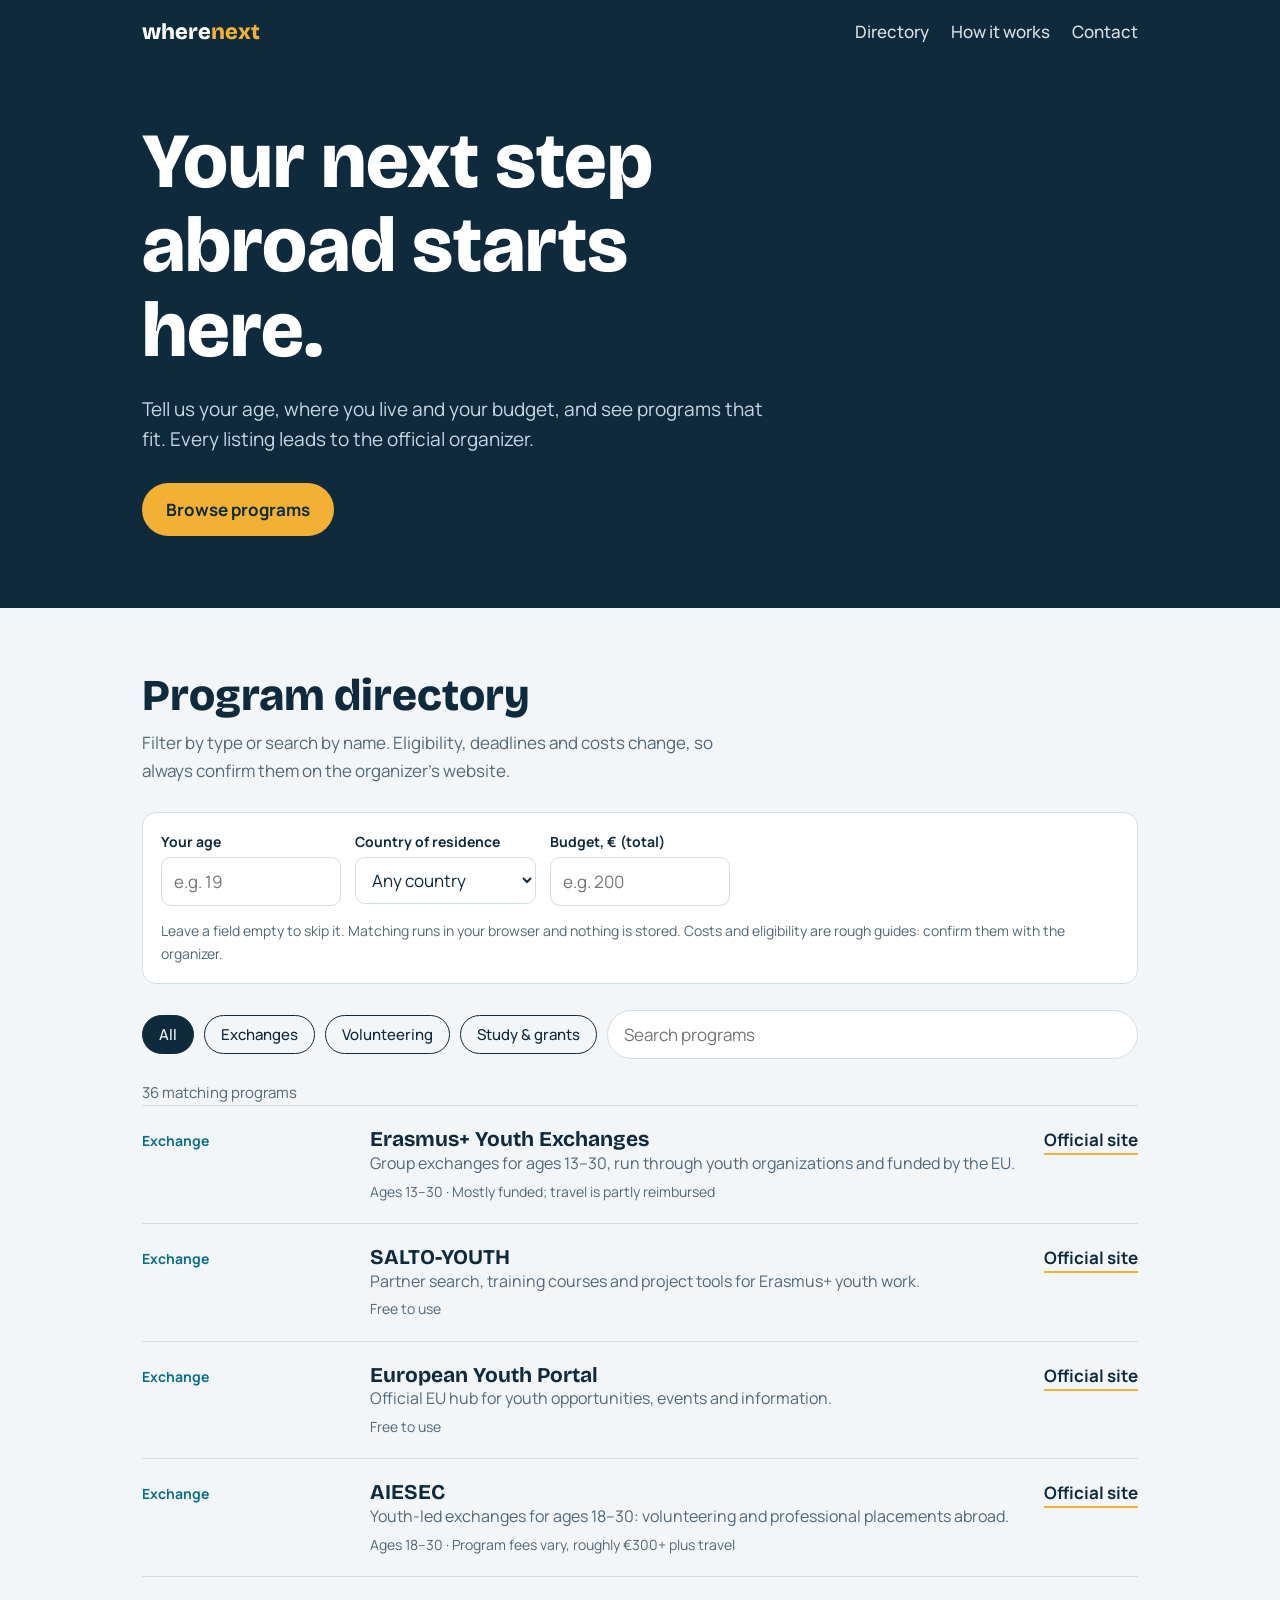
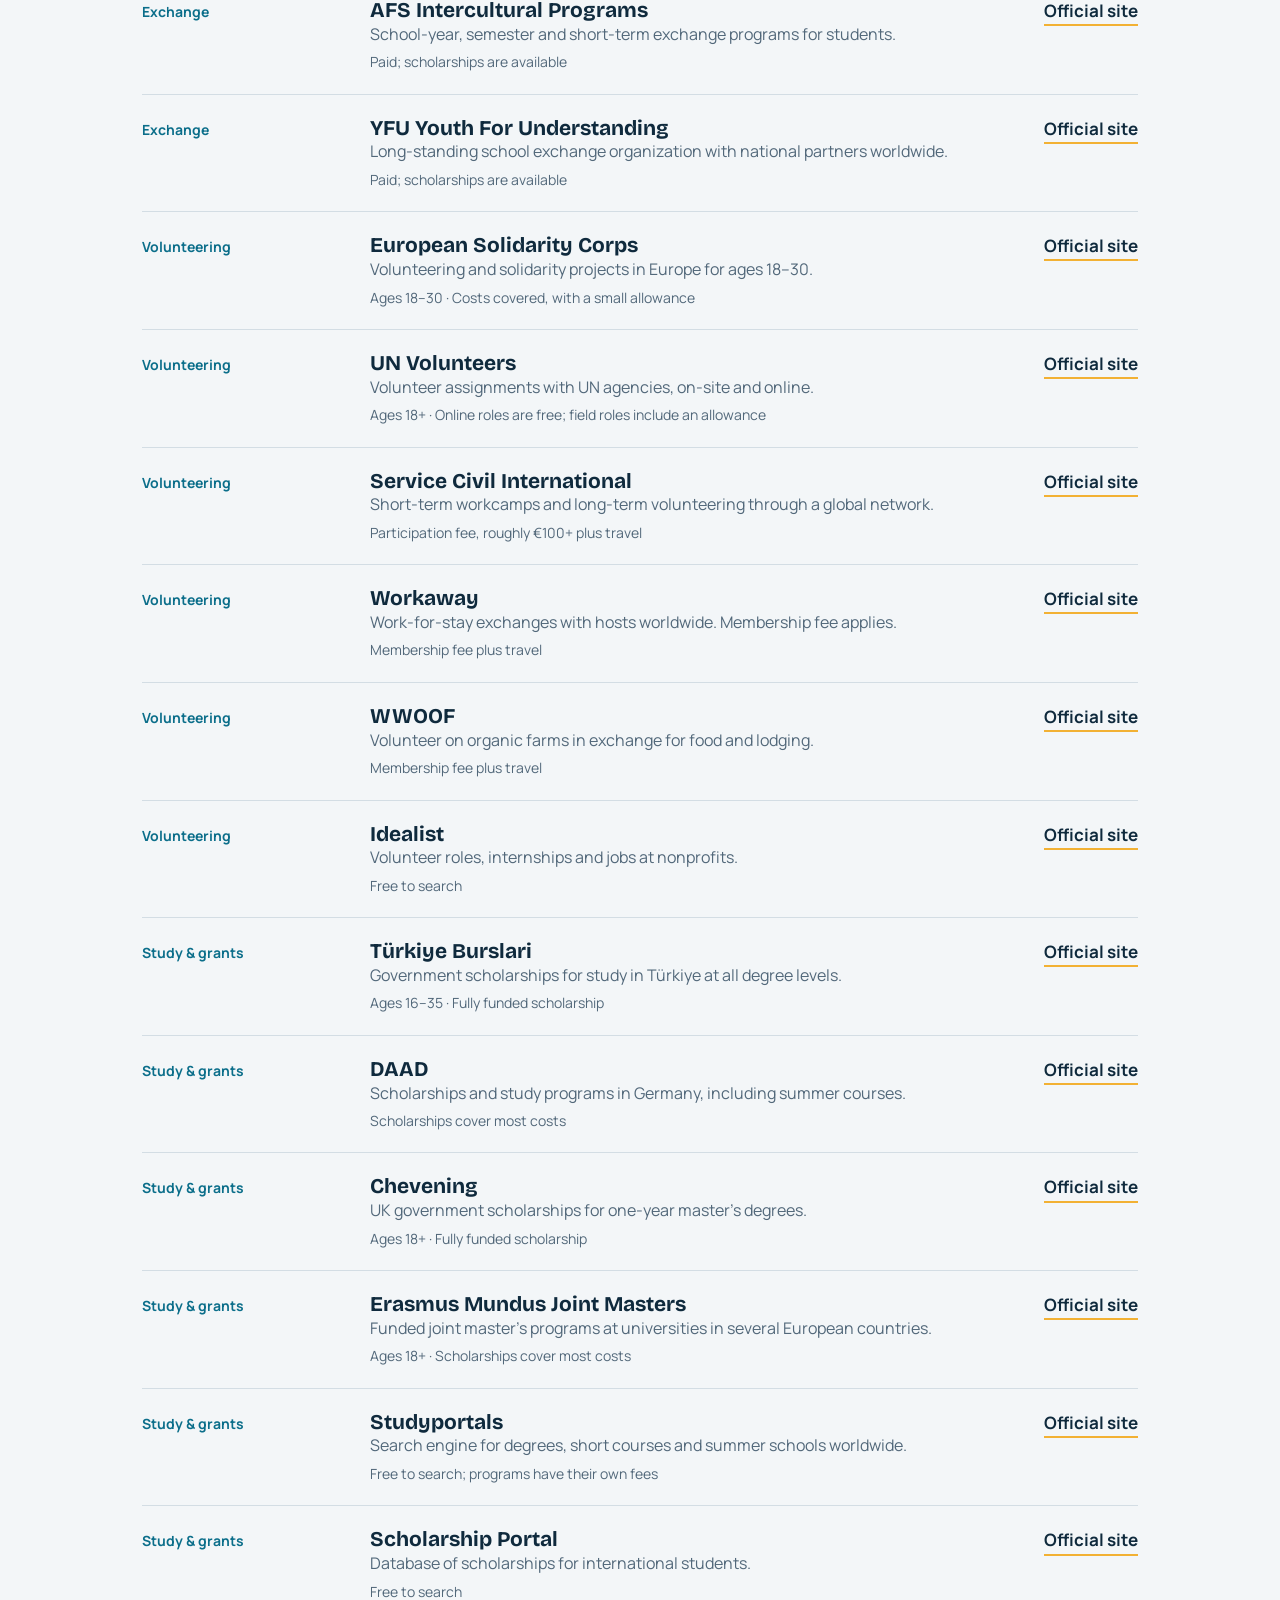
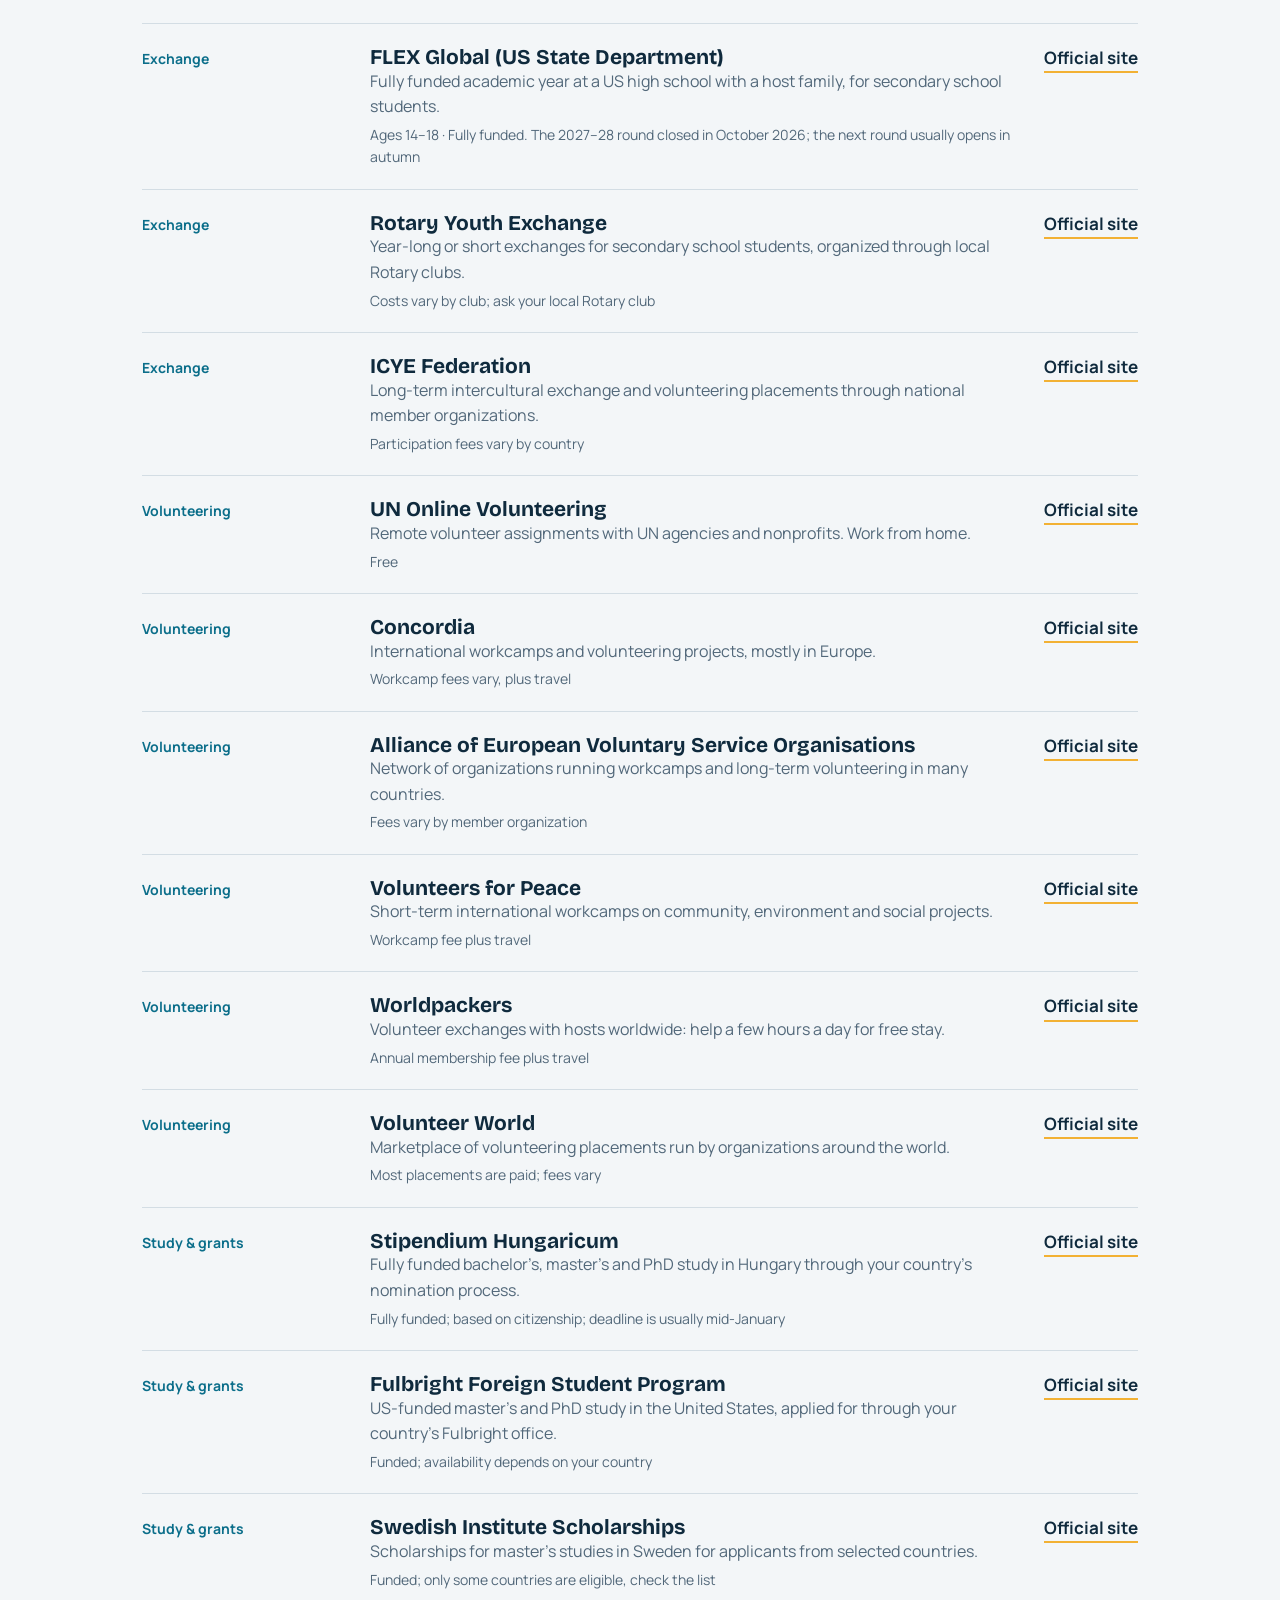
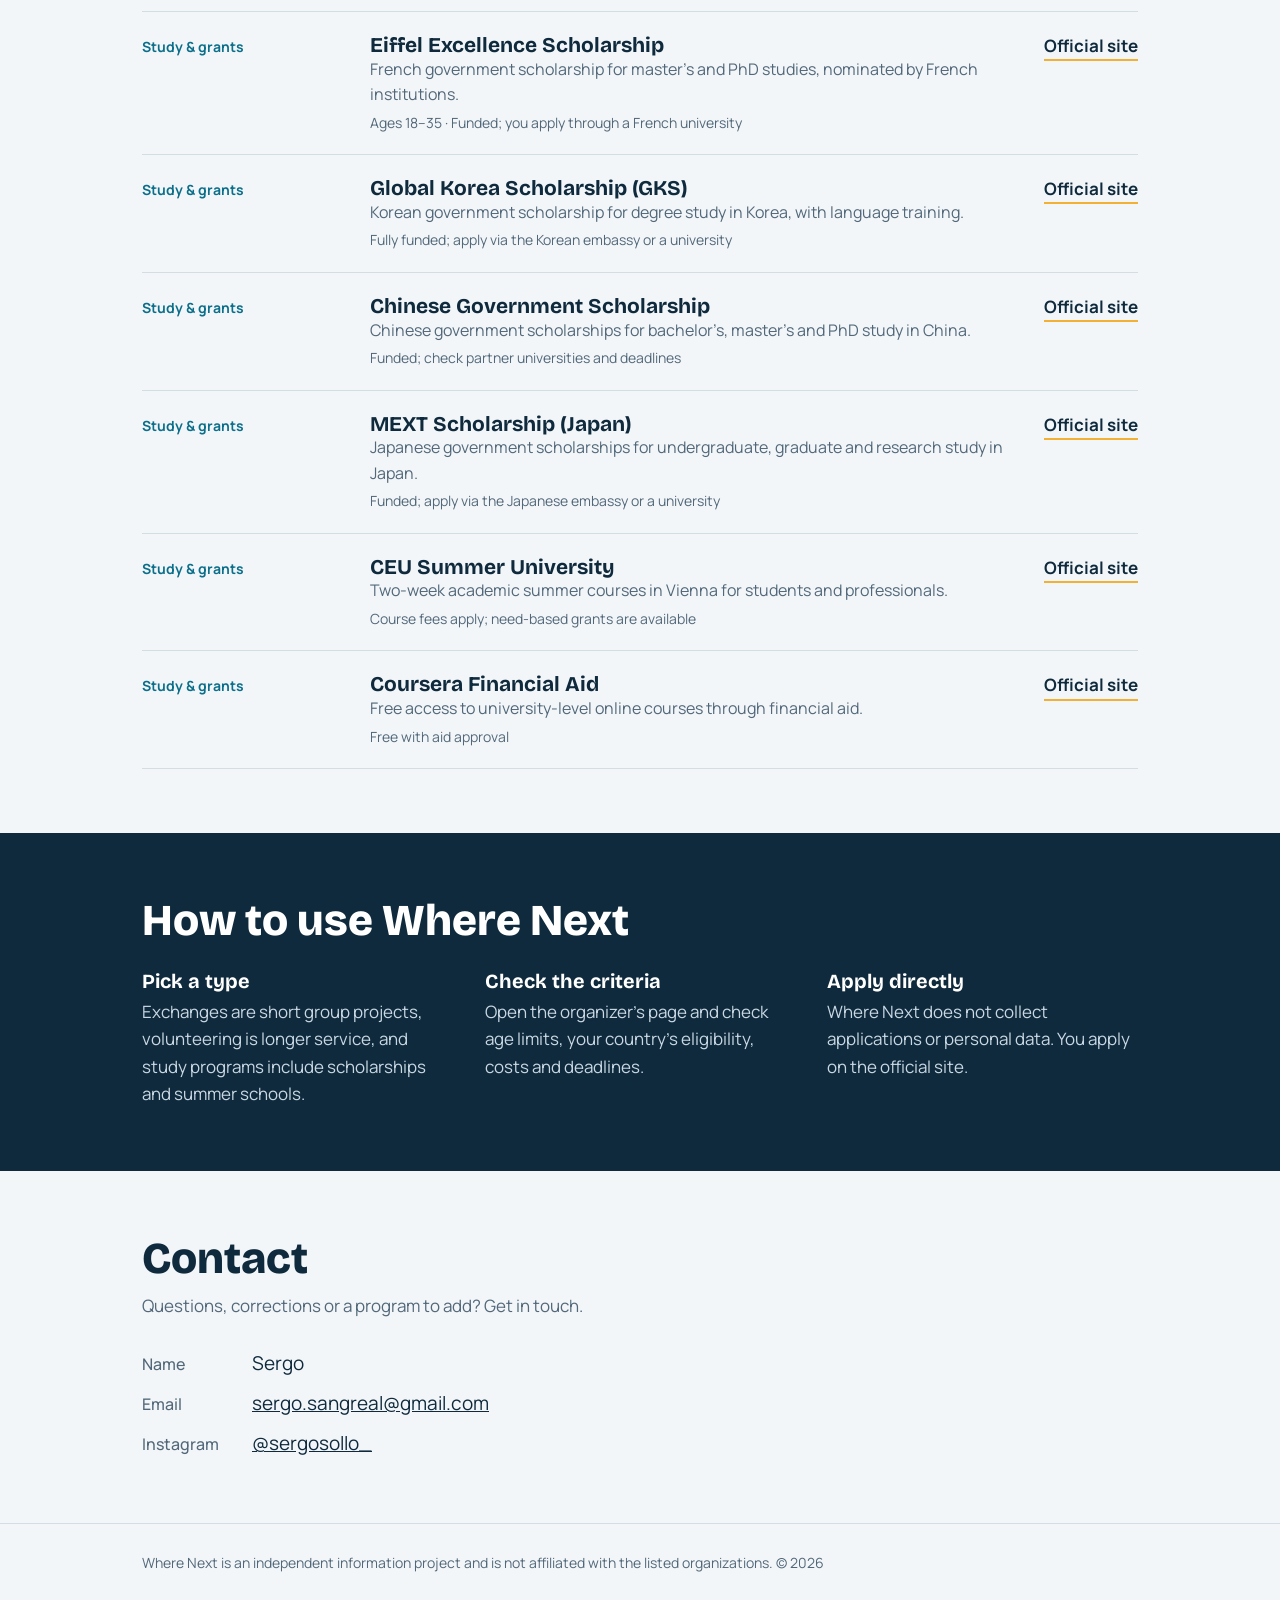
<file: index.html>
<!DOCTYPE html>
<html lang="en">
<head>
<meta charset="utf-8">
<meta name="viewport" content="width=device-width, initial-scale=1">
<title>Where Next — international exchanges, volunteering and study programs</title>
<meta name="description" content="A curated directory of international youth exchanges, volunteering programs, scholarships and summer schools, with links to official organizers.">
<meta property="og:title" content="Where Next — find your opportunity">
<meta property="og:description" content="Curated directory of international exchanges, volunteering and study programs.">
<meta property="og:type" content="website">
<meta name="theme-color" content="#0f2a3d">
<link rel="preconnect" href="https://fonts.googleapis.com">
<link rel="preconnect" href="https://fonts.gstatic.com" crossorigin>
<link href="https://fonts.googleapis.com/css2?family=Bricolage+Grotesque:wght@600;800&family=Manrope:wght@400;500;700&display=swap" rel="stylesheet">
<style>
:root{--ink:#0f2a3d;--paper:#f3f6f8;--line:#d3dde4;--blue:#0b6e8a;--sun:#f2b134;--muted:#52687a;--card:#fff}
*{box-sizing:border-box}
html{scroll-behavior:smooth}
body{margin:0;font:400 17px/1.6 Manrope,system-ui,sans-serif;color:var(--ink);background:var(--paper)}
a{color:inherit}
:focus-visible{outline:3px solid var(--sun);outline-offset:2px}
.wrap{max-width:1040px;margin:0 auto;padding:0 22px}
h1,h2,h3{font-family:'Bricolage Grotesque',Manrope,sans-serif;line-height:1.08;margin:0}
header{background:var(--ink);color:#fff}
nav{display:flex;justify-content:space-between;align-items:center;padding:18px 0}
.logo{font:800 22px 'Bricolage Grotesque',sans-serif;text-decoration:none}
.logo span{color:var(--sun)}
nav a.l{margin-left:22px;text-decoration:none;font-weight:500;opacity:.85}
nav a.l:hover{opacity:1}
.hero{padding:56px 0 72px}
.hero h1{font-size:clamp(40px,7vw,78px);font-weight:800;max-width:14ch}
.hero p{max-width:52ch;font-size:19px;color:#c9d8e3;margin:22px 0 28px}
.btn{display:inline-block;background:var(--sun);color:var(--ink);font-weight:700;padding:13px 24px;border-radius:999px;text-decoration:none}
.btn:hover{background:#ffc652}
section{padding:64px 0}
h2{font-size:clamp(28px,4vw,44px);font-weight:800;margin-bottom:10px}
.lead{color:var(--muted);max-width:60ch;margin:0 0 28px}
.tools{display:flex;flex-wrap:wrap;gap:10px;align-items:center;margin-bottom:22px}
.chip{font:500 15px Manrope,sans-serif;border:1.5px solid var(--ink);background:transparent;color:var(--ink);padding:8px 16px;border-radius:999px;cursor:pointer}
.chip[aria-pressed=true]{background:var(--ink);color:#fff}
#q{flex:1;min-width:200px;font:inherit;padding:10px 16px;border:1.5px solid var(--line);border-radius:999px;background:var(--card)}
.row{display:grid;grid-template-columns:200px 1fr auto;gap:8px 28px;align-items:baseline;padding:20px 0;border-top:1px solid var(--line)}
.row:last-child{border-bottom:1px solid var(--line)}
.row h3{font-size:21px}
.row p{margin:0;color:var(--muted);font-size:16px}
.tag{font-size:14px;font-weight:700;color:var(--blue)}
.go{font-weight:700;text-decoration:none;border-bottom:2px solid var(--sun);white-space:nowrap}
.go:hover{background:var(--sun)}
#count{font-size:15px;color:var(--muted)}
.note{background:var(--ink);color:#c9d8e3}
.note h2{color:#fff}
.steps{display:grid;grid-template-columns:repeat(auto-fit,minmax(240px,1fr));gap:32px;margin-top:26px}
.steps h3{font-size:20px;color:#fff;margin-bottom:6px}
.steps p{margin:0}
#contact ul{list-style:none;padding:0;margin:20px 0 0;display:grid;gap:10px}
#contact li{font-size:19px}
#contact b{display:inline-block;min-width:110px;color:var(--muted);font-weight:500;font-size:16px}
footer{padding:28px 0;color:var(--muted);font-size:14px;border-top:1px solid var(--line)}

.finder{display:grid;grid-template-columns:repeat(auto-fit,minmax(170px,1fr));gap:14px;background:var(--card);border:1.5px solid var(--line);border-radius:14px;padding:18px;margin-bottom:26px}
.finder label{display:block;font-size:14px;font-weight:700;margin-bottom:4px}
.finder input,.finder select{width:100%;font:inherit;padding:10px 12px;border:1.5px solid var(--line);border-radius:10px;background:#fff;color:var(--ink)}
.finder small{grid-column:1/-1;color:var(--muted);font-size:14px}
.meta{font-size:14px;color:var(--muted);margin-top:4px}
@media(max-width:720px){.row{grid-template-columns:1fr}.hero{padding:36px 0 52px}}
@media(prefers-reduced-motion:reduce){html{scroll-behavior:auto}}
</style>
</head>
<body>
<header>
<div class="wrap">
<nav aria-label="Main"><a class="logo" href="#top">where<span>next</span></a>
<div><a class="l" href="#directory">Directory</a><a class="l" href="#how">How it works</a><a class="l" href="#contact" id="navc">Contact</a></div></nav>
<div class="hero" id="top">
<h1>Your next step abroad starts here.</h1>
<p>Tell us your age, where you live and your budget, and see programs that fit. Every listing leads to the official organizer.</p>
<a class="btn" href="#directory">Browse programs</a>
</div>
</div>
</header>

<main>
<section id="directory">
<div class="wrap">
<h2>Program directory</h2>
<p class="lead">Filter by type or search by name. Eligibility, deadlines and costs change, so always confirm them on the organizer’s website.</p>
<div class="finder" role="group" aria-label="Personal match">
<div><label for="age">Your age</label><input id="age" type="number" min="10" max="99" inputmode="numeric" placeholder="e.g. 19"></div>
<div><label for="cty">Country of residence</label><select id="cty"><option value="">Any country</option><option>Armenia</option><option>Georgia</option><option>Kazakhstan</option><option>Kyrgyzstan</option><option>Moldova</option><option>Russia</option><option>Tajikistan</option><option>Türkiye</option><option>Ukraine</option><option>Uzbekistan</option><option>Another country</option></select></div>
<div><label for="bud">Budget, € (total)</label><input id="bud" type="number" min="0" step="10" inputmode="numeric" placeholder="e.g. 200"></div>
<small>Leave a field empty to skip it. Matching runs in your browser and nothing is stored. Costs and eligibility are rough guides: confirm them with the organizer.</small>
</div>
<div class="tools" role="group" aria-label="Filter by type">
<button class="chip" data-f="all" aria-pressed="true">All</button>
<button class="chip" data-f="exchange" aria-pressed="false">Exchanges</button>
<button class="chip" data-f="volunteer" aria-pressed="false">Volunteering</button>
<button class="chip" data-f="study" aria-pressed="false">Study &amp; grants</button>
<input id="q" type="search" placeholder="Search programs" aria-label="Search programs">
</div>
<div id="count" aria-live="polite"></div>
<div id="list"></div>
</div>
</section>

<section class="note" id="how">
<div class="wrap">
<h2>How to use Where Next</h2>
<div class="steps">
<div><h3>Pick a type</h3><p>Exchanges are short group projects, volunteering is longer service, and study programs include scholarships and summer schools.</p></div>
<div><h3>Check the criteria</h3><p>Open the organizer’s page and check age limits, your country’s eligibility, costs and deadlines.</p></div>
<div><h3>Apply directly</h3><p>Where Next does not collect applications or personal data. You apply on the official site.</p></div>
</div>
</div>
</section>

<section id="contact" hidden>
<div class="wrap">
<h2>Contact</h2>
<p class="lead">Questions, corrections or a program to add? Get in touch.</p>
<ul id="clist"></ul>
</div>
</section>
</main>

<footer><div class="wrap">Where Next is an independent information project and is not affiliated with the listed organizations. © <span id="y"></span></div></footer>

<script>
const CONTACT={name:"Sergo",email:"sergo.sangreal@gmail.com",instagram:"sergosollo_"};

const EU=["Armenia","Georgia","Kazakhstan","Kyrgyzstan","Moldova","Tajikistan","Türkiye","Ukraine","Uzbekistan"];
/* t=type, age=[min,max], c=eligible residence countries (omit = any), no=excluded, cost=approx. minimum out-of-pocket in EUR, ct=cost note */
const DATA=[
{t:"exchange",n:"Erasmus+ Youth Exchanges",d:"Group exchanges for ages 13–30, run through youth organizations and funded by the EU.",u:"https://erasmus-plus.ec.europa.eu",age:[13,30],c:EU,cost:0,ct:"Mostly funded; travel is partly reimbursed"},
{t:"exchange",n:"SALTO-YOUTH",d:"Partner search, training courses and project tools for Erasmus+ youth work.",u:"https://www.salto-youth.net",c:EU,cost:0,ct:"Free to use"},
{t:"exchange",n:"European Youth Portal",d:"Official EU hub for youth opportunities, events and information.",u:"https://youth.europa.eu",cost:0,ct:"Free to use"},
{t:"exchange",n:"AIESEC",d:"Youth-led exchanges for ages 18–30: volunteering and professional placements abroad.",u:"https://aiesec.org",age:[18,30],cost:300,ct:"Program fees vary, roughly €300+ plus travel"},
{t:"exchange",n:"AFS Intercultural Programs",d:"School-year, semester and short-term exchange programs for students.",u:"https://www.afs.org",cost:3000,ct:"Paid; scholarships are available"},
{t:"exchange",n:"YFU Youth For Understanding",d:"Long-standing school exchange organization with national partners worldwide.",u:"https://www.yfu.org",cost:3000,ct:"Paid; scholarships are available"},
{t:"volunteer",n:"European Solidarity Corps",d:"Volunteering and solidarity projects in Europe for ages 18–30.",u:"https://youth.europa.eu/solidarity_en",age:[18,30],c:EU,cost:0,ct:"Costs covered, with a small allowance"},
{t:"volunteer",n:"UN Volunteers",d:"Volunteer assignments with UN agencies, on-site and online.",u:"https://www.unv.org",age:[18,99],cost:0,ct:"Online roles are free; field roles include an allowance"},
{t:"volunteer",n:"Service Civil International",d:"Short-term workcamps and long-term volunteering through a global network.",u:"https://sci.ngo",cost:100,ct:"Participation fee, roughly €100+ plus travel"},
{t:"volunteer",n:"Workaway",d:"Work-for-stay exchanges with hosts worldwide. Membership fee applies.",u:"https://www.workaway.info",cost:60,ct:"Membership fee plus travel"},
{t:"volunteer",n:"WWOOF",d:"Volunteer on organic farms in exchange for food and lodging.",u:"https://wwoof.net",cost:30,ct:"Membership fee plus travel"},
{t:"volunteer",n:"Idealist",d:"Volunteer roles, internships and jobs at nonprofits.",u:"https://www.idealist.org",cost:0,ct:"Free to search"},
{t:"study",n:"Türkiye Burslari",d:"Government scholarships for study in Türkiye at all degree levels.",u:"https://turkiyeburslari.gov.tr",age:[16,35],no:["Türkiye"],cost:0,ct:"Fully funded scholarship"},
{t:"study",n:"DAAD",d:"Scholarships and study programs in Germany, including summer courses.",u:"https://www.daad.de",cost:0,ct:"Scholarships cover most costs"},
{t:"study",n:"Chevening",d:"UK government scholarships for one-year master’s degrees.",u:"https://www.chevening.org",age:[18,99],cost:0,ct:"Fully funded scholarship"},
{t:"study",n:"Erasmus Mundus Joint Masters",d:"Funded joint master’s programs at universities in several European countries.",u:"https://erasmus-plus.ec.europa.eu",age:[18,99],cost:0,ct:"Scholarships cover most costs"},
{t:"study",n:"Studyportals",d:"Search engine for degrees, short courses and summer schools worldwide.",u:"https://www.studyportals.com",cost:0,ct:"Free to search; programs have their own fees"},
{t:"study",n:"Scholarship Portal",d:"Database of scholarships for international students.",u:"https://www.scholarshipportal.com",cost:0,ct:"Free to search"},
{t:"exchange",n:"FLEX Global (US State Department)",d:"Fully funded academic year at a US high school with a host family, for secondary school students.",u:"https://www.discoverflex.org",age:[14,18],c:["Armenia","Georgia","Kazakhstan","Kyrgyzstan","Moldova","Tajikistan","Türkiye","Ukraine","Uzbekistan"],cost:0,ct:"Fully funded. The 2027–28 round closed in October 2026; the next round usually opens in autumn"},
{t:"exchange",n:"Rotary Youth Exchange",d:"Year-long or short exchanges for secondary school students, organized through local Rotary clubs.",u:"https://www.rotary.org",cost:300,ct:"Costs vary by club; ask your local Rotary club"},
{t:"exchange",n:"ICYE Federation",d:"Long-term intercultural exchange and volunteering placements through national member organizations.",u:"https://www.icye.org",cost:200,ct:"Participation fees vary by country"},
{t:"volunteer",n:"UN Online Volunteering",d:"Remote volunteer assignments with UN agencies and nonprofits. Work from home.",u:"https://www.onlinevolunteering.org",cost:0,ct:"Free"},
{t:"volunteer",n:"Concordia",d:"International workcamps and volunteering projects, mostly in Europe.",u:"https://www.concordia-association.org",cost:100,ct:"Workcamp fees vary, plus travel"},
{t:"volunteer",n:"Alliance of European Voluntary Service Organisations",d:"Network of organizations running workcamps and long-term volunteering in many countries.",u:"https://www.alliance-network.eu",cost:100,ct:"Fees vary by member organization"},
{t:"volunteer",n:"Volunteers for Peace",d:"Short-term international workcamps on community, environment and social projects.",u:"https://www.vfp.org",cost:250,ct:"Workcamp fee plus travel"},
{t:"volunteer",n:"Worldpackers",d:"Volunteer exchanges with hosts worldwide: help a few hours a day for free stay.",u:"https://www.worldpackers.com",cost:50,ct:"Annual membership fee plus travel"},
{t:"volunteer",n:"Volunteer World",d:"Marketplace of volunteering placements run by organizations around the world.",u:"https://www.volunteerworld.com",cost:300,ct:"Most placements are paid; fees vary"},
{t:"study",n:"Stipendium Hungaricum",d:"Fully funded bachelor’s, master’s and PhD study in Hungary through your country’s nomination process.",u:"https://stipendiumhungaricum.hu",c:["Armenia","Georgia","Kazakhstan","Kyrgyzstan","Russia","Ukraine","Uzbekistan"],cost:0,ct:"Fully funded; based on citizenship; deadline is usually mid-January"},
{t:"study",n:"Fulbright Foreign Student Program",d:"US-funded master’s and PhD study in the United States, applied for through your country’s Fulbright office.",u:"https://foreign.fulbrightonline.org",cost:0,ct:"Funded; availability depends on your country"},
{t:"study",n:"Swedish Institute Scholarships",d:"Scholarships for master’s studies in Sweden for applicants from selected countries.",u:"https://si.se",cost:0,ct:"Funded; only some countries are eligible, check the list"},
{t:"study",n:"Eiffel Excellence Scholarship",d:"French government scholarship for master’s and PhD studies, nominated by French institutions.",u:"https://www.campusfrance.org",age:[18,35],cost:0,ct:"Funded; you apply through a French university"},
{t:"study",n:"Global Korea Scholarship (GKS)",d:"Korean government scholarship for degree study in Korea, with language training.",u:"https://www.studyinkorea.go.kr",cost:0,ct:"Fully funded; apply via the Korean embassy or a university"},
{t:"study",n:"Chinese Government Scholarship",d:"Chinese government scholarships for bachelor’s, master’s and PhD study in China.",u:"https://www.campuschina.org",cost:0,ct:"Funded; check partner universities and deadlines"},
{t:"study",n:"MEXT Scholarship (Japan)",d:"Japanese government scholarships for undergraduate, graduate and research study in Japan.",u:"https://www.studyinjapan.go.jp",cost:0,ct:"Funded; apply via the Japanese embassy or a university"},
{t:"study",n:"CEU Summer University",d:"Two-week academic summer courses in Vienna for students and professionals.",u:"https://summeruniversity.ceu.edu",cost:500,ct:"Course fees apply; need-based grants are available"},
{t:"study",n:"Coursera Financial Aid",d:"Free access to university-level online courses through financial aid.",u:"https://www.coursera.org",cost:0,ct:"Free with aid approval"}
];
const L={exchange:"Exchange",volunteer:"Volunteering",study:"Study & grants"};
let f="all";
const $=id=>document.getElementById(id);
const list=$("list"),q=$("q"),cnt=$("count");
function esc(s){return String(s).replace(/[&<>"]/g,c=>({"&":"&amp;","<":"&lt;",">":"&gt;",'"':"&quot;"}[c]))}
function render(){
const s=q.value.trim().toLowerCase(),age=parseInt($("age").value,10),cty=$("cty").value,bud=$("bud").value===""?null:Number($("bud").value);
const r=DATA.filter(x=>{
if(f!=="all"&&x.t!==f)return false;
if(s&&(x.n+" "+x.d).toLowerCase().indexOf(s)<0)return false;
if(!isNaN(age)&&x.age&&(age<x.age[0]||age>x.age[1]))return false;
if(cty){if(x.no&&x.no.includes(cty))return false;if(x.c&&!x.c.includes(cty))return false}
if(bud!==null&&x.cost>bud)return false;
return true});
cnt.textContent=r.length?r.length+" matching programs":"Nothing matches these filters. Try a higher budget, another type or clear a field.";
list.innerHTML=r.map(x=>`<div class="row"><div class="tag">${L[x.t]}</div><div><h3>${esc(x.n)}</h3><p>${esc(x.d)}</p><div class="meta">${x.age?"Ages "+x.age[0]+(x.age[1]<99?"–"+x.age[1]:"+")+" · ":""}${esc(x.ct)}</div></div><a class="go" href="${esc(x.u)}" target="_blank" rel="noopener">Official site</a></div>`).join("");
}
document.querySelectorAll(".chip").forEach(b=>b.addEventListener("click",()=>{f=b.dataset.f;document.querySelectorAll(".chip").forEach(c=>c.setAttribute("aria-pressed",c===b));render()}));
["q","age","cty","bud"].forEach(i=>$(i).addEventListener("input",render));
render();

const labels={name:"Name",email:"Email",phone:"Phone",telegram:"Telegram",instagram:"Instagram",linkedin:"LinkedIn"};
const links={email:v=>"mailto:"+v,phone:v=>"tel:"+v.replace(/\s/g,""),telegram:v=>"https://t.me/"+v.replace(/^@/,""),instagram:v=>"https://instagram.com/"+v.replace(/^@/,""),linkedin:v=>v};
const shown={instagram:v=>"@"+v.replace(/^@/,"")};
const items=Object.keys(labels).filter(k=>CONTACT[k]);
if(items.length){$("contact").hidden=false;
$("clist").innerHTML=items.map(k=>{const v=CONTACT[k],t=shown[k]?shown[k](v):v;return `<li><b>${labels[k]}</b>${links[k]?`<a href="${esc(links[k](v))}" target="_blank" rel="noopener">${esc(t)}</a>`:esc(t)}</li>`}).join("")}
else{$("navc").hidden=true}
$("y").textContent=new Date().getFullYear();
</script>
</body>
</html>
</file>
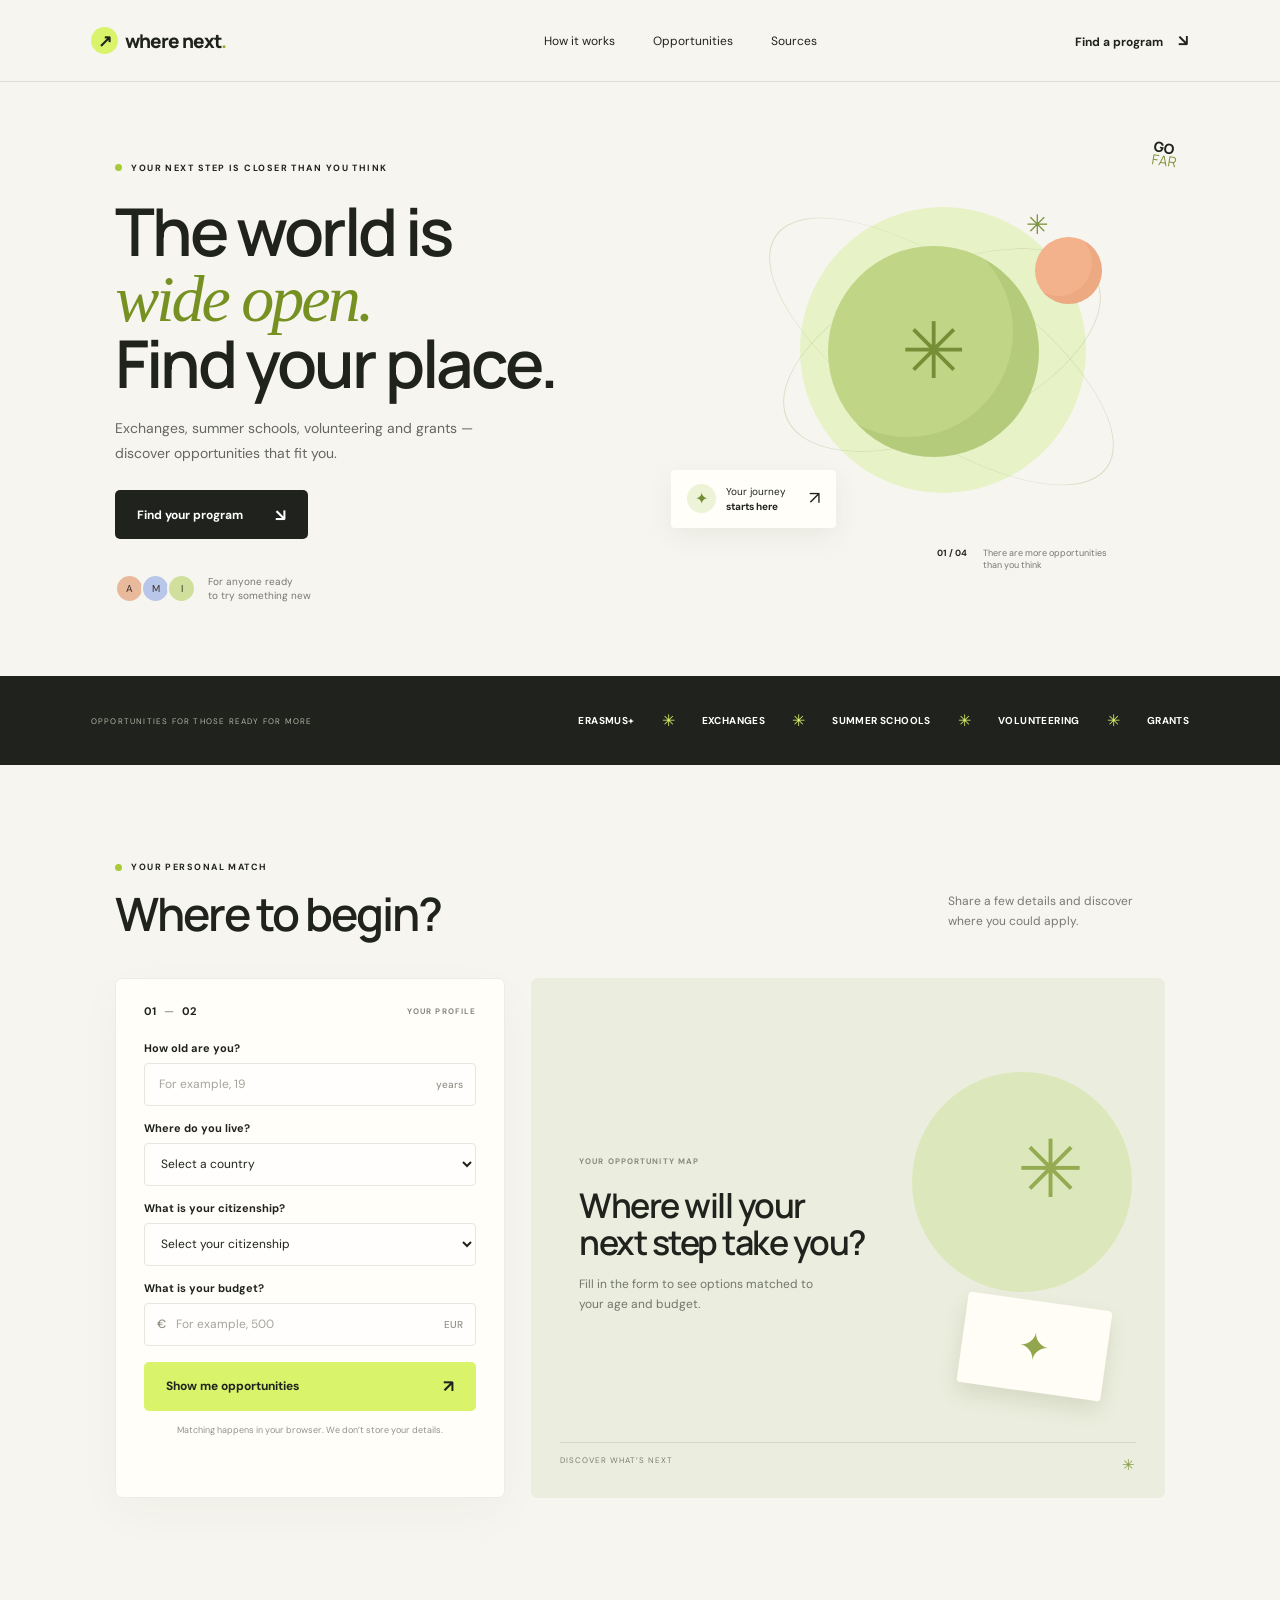
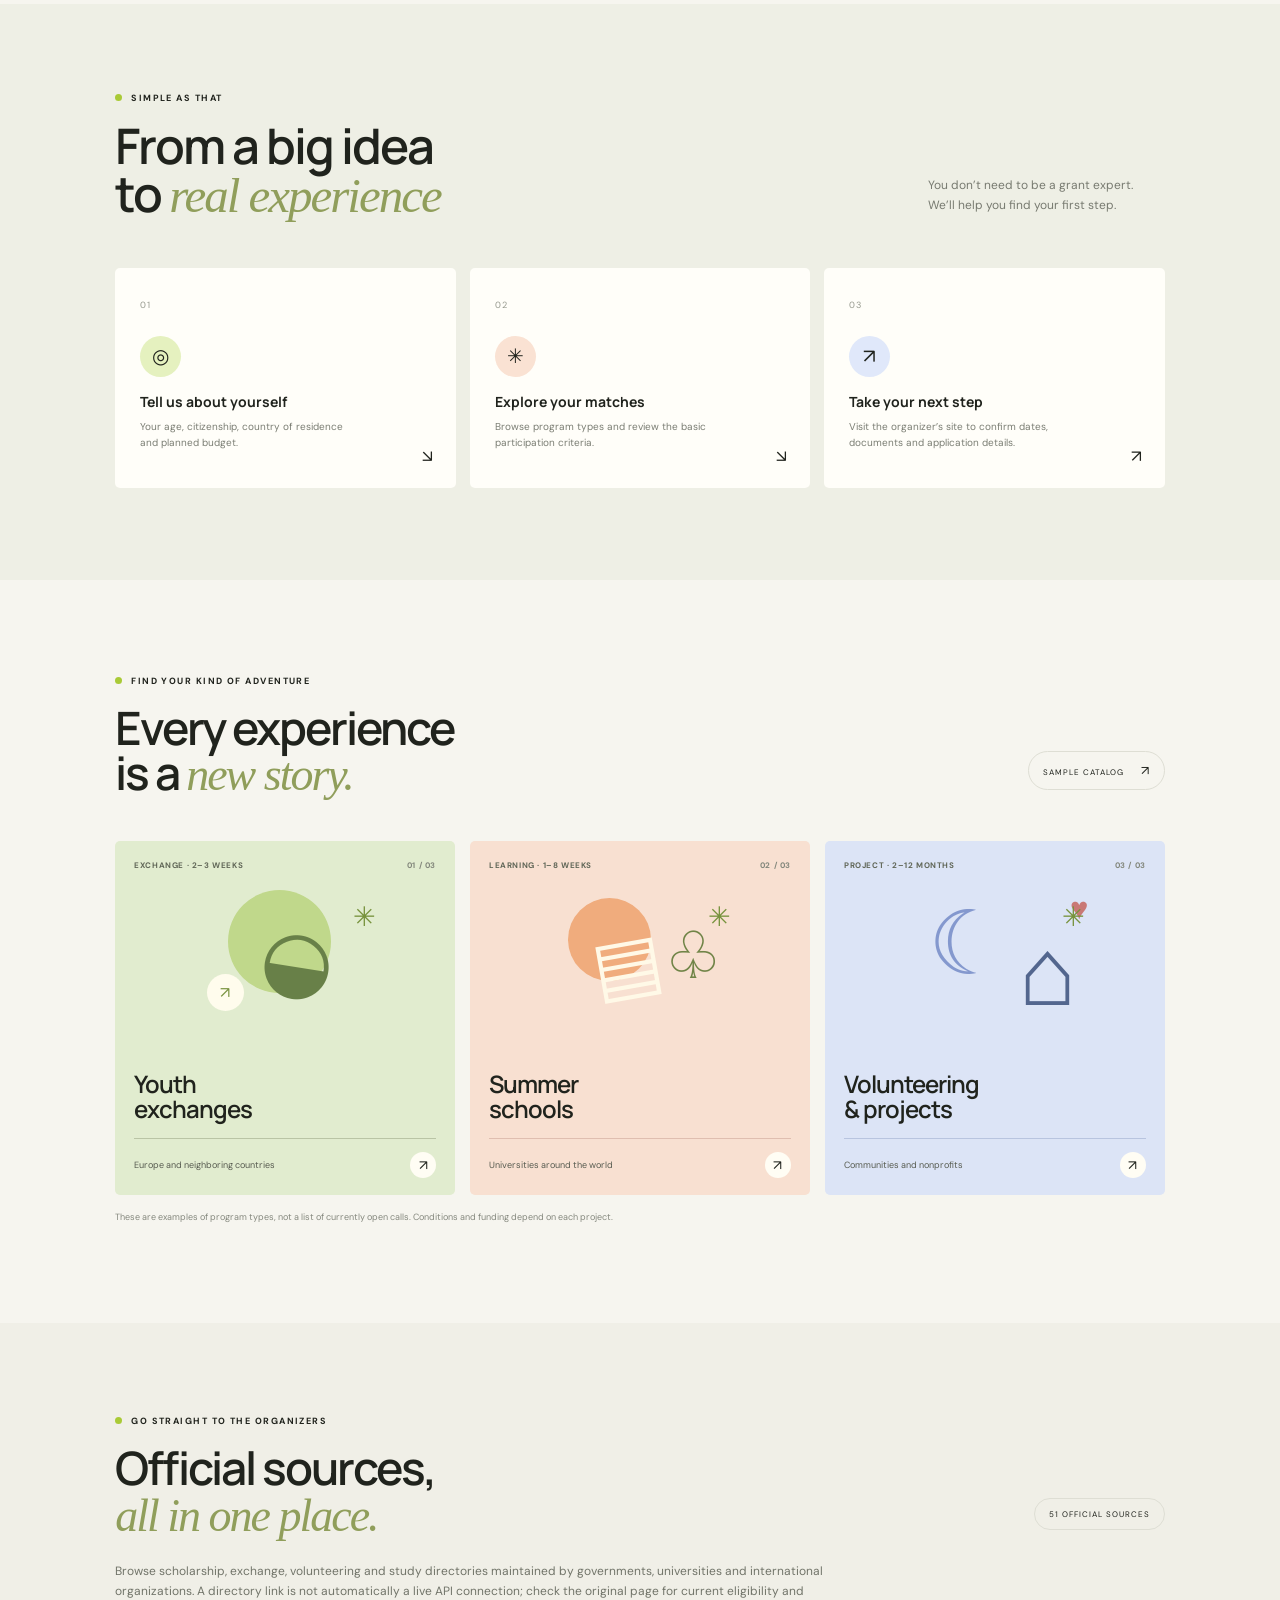
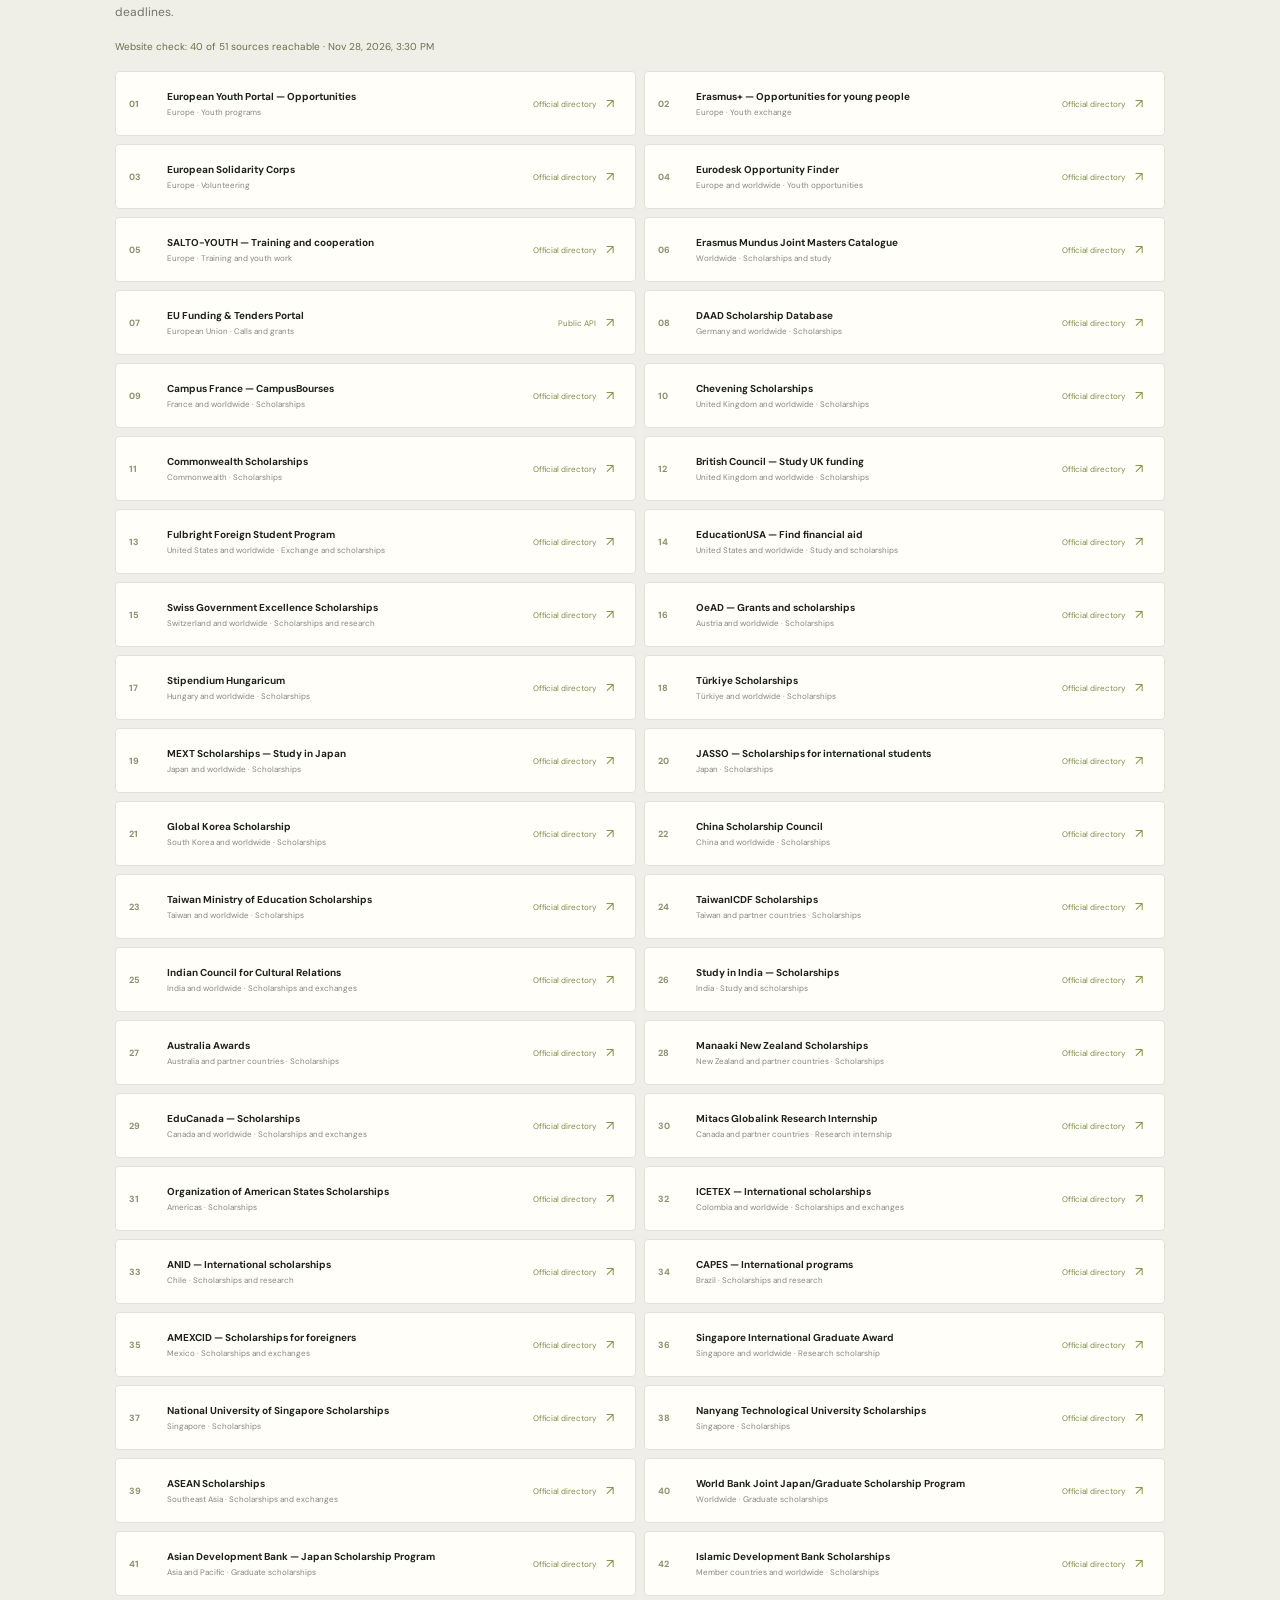
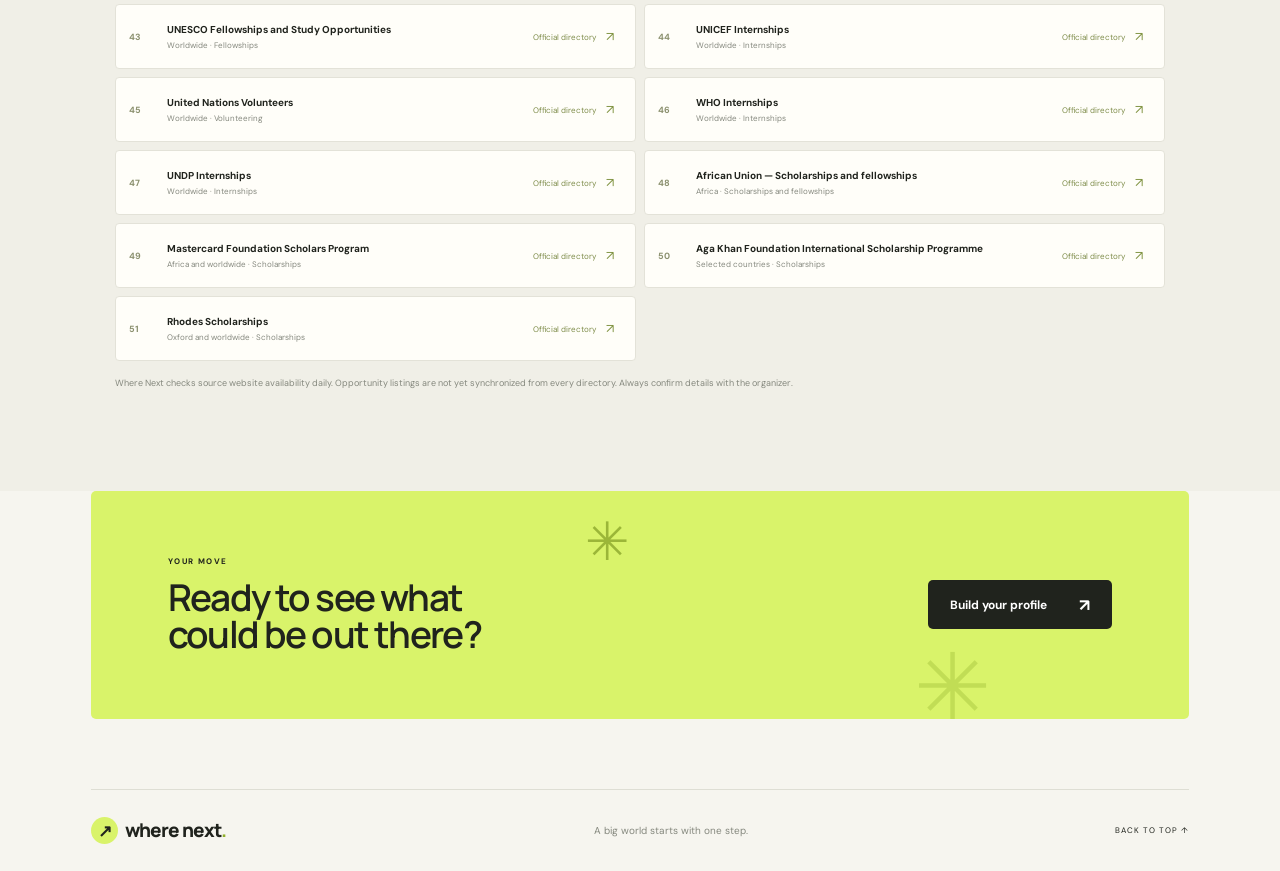
<file: site/index.html>
<!doctype html>
<html lang="en">
<head>
  <meta charset="utf-8">
  <meta name="viewport" content="width=device-width, initial-scale=1">
  <meta name="theme-color" content="#f6f5ef">
  <title>Where Next — find your opportunity</title>
  <meta name="description" content="Find international exchanges, summer schools and learning programs that fit your age, country and budget.">
  <link rel="preconnect" href="https://fonts.googleapis.com">
  <link rel="preconnect" href="https://fonts.gstatic.com" crossorigin>
  <link href="https://fonts.googleapis.com/css2?family=DM+Sans:wght@400;500;600;700&family=Manrope:wght@400;500;600;700;800&display=swap" rel="stylesheet">
  <link rel="stylesheet" href="style.css">
</head>
<body>
  <header class="topbar"><a class="brand" href="#top" aria-label="Where Next — home"><span class="brand-mark">↗</span> where next<span class="brand-dot">.</span></a><nav><a href="#how">How it works</a><a href="#opportunities">Opportunities</a><a href="#sources">Sources</a></nav><a class="top-cta" href="#finder">Find a program <span>↘</span></a></header>
  <main id="top">
    <section class="hero"><div class="hero-copy"><div class="eyebrow"><span class="eyebrow-dot"></span> YOUR NEXT STEP IS CLOSER THAN YOU THINK</div><h1>The world is<br><em>wide open.</em><br>Find your place.</h1><p>Exchanges, summer schools, volunteering and grants — discover opportunities that fit you.</p><a class="button button-dark" href="#finder">Find your program <span>↘</span></a><div class="hero-note"><div class="avatars"><span>A</span><span>M</span><span>I</span></div><span>For anyone ready<br>to try something new</span></div></div><div class="hero-art"><div class="sun"></div><div class="orbit orbit-one"></div><div class="orbit orbit-two"></div><div class="planet planet-big"><span>✳</span></div><div class="planet planet-small"></div><div class="spark spark-a">✳</div><div class="spark spark-b">✳</div><div class="art-caption"><span>01 / 04</span><span>There are more opportunities<br>than you think</span></div><div class="floating-note"><span class="note-icon">✦</span><span>Your journey<br><b>starts here</b></span><span class="note-arrow">↗</span></div></div><div class="hero-stamp">GO<br><span>FAR</span></div></section>
    <section class="trust-strip"><span>OPPORTUNITIES FOR THOSE READY FOR MORE</span><div><b>ERASMUS+</b><i>✳</i><b>EXCHANGES</b><i>✳</i><b>SUMMER SCHOOLS</b><i>✳</i><b>VOLUNTEERING</b><i>✳</i><b>GRANTS</b></div></section>
    <section class="finder-section" id="finder"><div class="section-heading"><div><div class="eyebrow"><span class="eyebrow-dot"></span> YOUR PERSONAL MATCH</div><h2>Where to begin?</h2></div><p>Share a few details and discover<br>where you could apply.</p></div><div class="finder-grid"><form id="finderForm" class="form-card"><div class="form-top"><span class="step">01 <i>—</i> 02</span><span class="tiny-label">YOUR PROFILE</span></div><label>How old are you?<div class="input-wrap"><input id="age" type="number" min="13" max="100" placeholder="For example, 19" required><span class="input-suffix">years</span></div></label><label>Where do you live?<select id="residence" required><option value="">Select a country</option><option>Armenia</option><option>Georgia</option><option>Kazakhstan</option><option>Kyrgyzstan</option><option>Moldova</option><option>Russia</option><option>Tajikistan</option><option>Türkiye</option><option>Ukraine</option><option>Uzbekistan</option><option>Another country</option></select></label><label>What is your citizenship?<select id="citizenship" required><option value="">Select your citizenship</option><option>Armenia</option><option>Georgia</option><option>Kazakhstan</option><option>Kyrgyzstan</option><option>Moldova</option><option>Russia</option><option>Tajikistan</option><option>Türkiye</option><option>Ukraine</option><option>Uzbekistan</option><option>Other</option></select></label><label>What is your budget?<div class="input-wrap"><span class="input-prefix">€</span><input id="budget" type="number" min="0" placeholder="For example, 500" required><span class="input-suffix">EUR</span></div></label><button class="button button-lime submit-button" type="submit">Show me opportunities <span>↗</span></button><p class="form-privacy">Matching happens in your browser. We don’t store your details.</p></form><div class="results-area" id="resultsArea"><div class="empty-state"><div class="empty-graphic"><span class="empty-sun"></span><span class="empty-star">✳</span><span class="empty-card">✦</span></div><div class="empty-copy"><span class="tiny-label">YOUR OPPORTUNITY MAP</span><h3>Where will your<br>next step take you?</h3><p>Fill in the form to see options matched to your age and budget.</p></div><div class="empty-bottom"><span>DISCOVER WHAT’S NEXT</span><span>✳</span></div></div></div></div></section>
    <section class="how-section" id="how"><div class="how-top"><div><div class="eyebrow"><span class="eyebrow-dot"></span> SIMPLE AS THAT</div><h2>From a big idea<br>to <em>real experience</em></h2></div><p>You don’t need to be a grant expert.<br>We’ll help you find your first step.</p></div><div class="steps"><article><span class="step-num">01</span><div class="step-icon icon-lime">◎</div><h3>Tell us about yourself</h3><p>Your age, citizenship, country of residence and planned budget.</p><span class="step-arrow">↘</span></article><article><span class="step-num">02</span><div class="step-icon icon-peach">✳</div><h3>Explore your matches</h3><p>Browse program types and review the basic participation criteria.</p><span class="step-arrow">↘</span></article><article><span class="step-num">03</span><div class="step-icon icon-blue">↗</div><h3>Take your next step</h3><p>Visit the organizer’s site to confirm dates, documents and application details.</p><span class="step-arrow">↗</span></article></div></section>
    <section class="opportunities" id="opportunities"><div class="opportunities-head"><div><div class="eyebrow"><span class="eyebrow-dot"></span> FIND YOUR KIND OF ADVENTURE</div><h2>Every experience<br>is a <em>new story.</em></h2></div><span class="catalog-badge">SAMPLE CATALOG <span>↗</span></span></div><div class="feature-cards"><article class="feature-card feature-green"><div class="feature-meta"><span>EXCHANGE · 2–3 WEEKS</span><span>01 / 03</span></div><div class="feature-illustration ill-exchange"><span class="ill-circle"></span><span class="ill-person">◒</span><span class="ill-star">✳</span><span class="ill-flag">↗</span></div><h3>Youth<br>exchanges</h3><div class="feature-bottom"><span>Europe and neighboring countries</span><span class="round-arrow">↗</span></div></article><article class="feature-card feature-orange"><div class="feature-meta"><span>LEARNING · 1–8 WEEKS</span><span>02 / 03</span></div><div class="feature-illustration ill-school"><span class="ill-sun"></span><span class="ill-book">▤</span><span class="ill-palm">♧</span><span class="ill-star">✳</span></div><h3>Summer<br>schools</h3><div class="feature-bottom"><span>Universities around the world</span><span class="round-arrow">↗</span></div></article><article class="feature-card feature-blue"><div class="feature-meta"><span>PROJECT · 2–12 MONTHS</span><span>03 / 03</span></div><div class="feature-illustration ill-volunteer"><span class="ill-moon">☾</span><span class="ill-house">⌂</span><span class="ill-heart">♥</span><span class="ill-star">✳</span></div><h3>Volunteering<br>& projects</h3><div class="feature-bottom"><span>Communities and nonprofits</span><span class="round-arrow">↗</span></div></article></div><p class="catalog-note">These are examples of program types, not a list of currently open calls. Conditions and funding depend on each project.</p></section>
    <section class="sources-section" id="sources"><div class="opportunities-head"><div><div class="eyebrow"><span class="eyebrow-dot"></span> GO STRAIGHT TO THE ORGANIZERS</div><h2>Official sources,<br><em>all in one place.</em></h2></div><span class="catalog-badge" id="sourcesCount">Loading sources…</span></div><p class="sources-intro">Browse scholarship, exchange, volunteering and study directories maintained by governments, universities and international organizations. A directory link is not automatically a live API connection; check the original page for current eligibility and deadlines.</p><div class="source-health" id="sourceHealth" aria-live="polite">Loading source status…</div><div class="source-grid" id="sourceGrid"><p>Loading official source directory…</p></div><p class="catalog-note">Where Next checks source website availability daily. Opportunity listings are not yet synchronized from every directory. Always confirm details with the organizer.</p></section>
    <section class="cta"><div class="cta-star">✳</div><div><span class="eyebrow">YOUR MOVE</span><h2>Ready to see what<br>could be out there?</h2></div><a class="button button-dark" href="#finder">Build your profile <span>↗</span></a><span class="cta-orbit">✳</span></section>
  </main>
  <footer><a class="brand" href="#top"><span class="brand-mark">↗</span> where next<span class="brand-dot">.</span></a><span>A big world starts with one step.</span><a href="#top">BACK TO TOP ↑</a></footer>
  <script src="script.js?v=source-health-1"></script>
</body>
</html>
</file>
<file: site/style.css>
:root{--ink:#20231d;--paper:#f6f5ef;--lime:#d9f36a;--line:#deded4;--muted:#777a70;--green:#d8ecbf;--peach:#f7c5a6;--blue:#b9c9f4}*{box-sizing:border-box}html{scroll-behavior:smooth}body{margin:0;background:var(--paper);color:var(--ink);font-family:'DM Sans',sans-serif}.topbar{height:82px;padding:0 7.1%;display:flex;align-items:center;justify-content:space-between;border-bottom:1px solid var(--line)}.brand{font-family:Manrope,sans-serif;font-weight:800;font-size:19px;letter-spacing:-1px;text-decoration:none;color:var(--ink);display:flex;align-items:center;gap:7px}.brand-mark{display:grid;place-items:center;width:27px;height:27px;border-radius:50%;background:var(--lime);font-size:17px}.brand-dot{color:#8fae29;margin-left:-7px}.topbar nav{display:flex;gap:38px;margin-left:60px}.topbar nav a,footer a{font-size:12px;color:var(--ink);text-decoration:none}.top-cta{font-size:12px;font-weight:700;color:var(--ink);text-decoration:none}.top-cta span{margin-left:12px;font-size:16px}.hero{min-height:594px;padding:70px 9% 63px;display:grid;grid-template-columns:1fr 1fr;align-items:center;position:relative;overflow:hidden}.hero-copy{z-index:2}.eyebrow{font-size:9px;letter-spacing:1.45px;font-weight:700;display:flex;align-items:center;gap:9px}.eyebrow-dot{width:7px;height:7px;background:#a9ca36;border-radius:50%}h1,h2,h3,p{margin-top:0}h1,h2{font-family:Manrope,sans-serif;letter-spacing:-3px;line-height:.99;font-size:66px;margin:25px 0 20px;font-weight:600}h1 em,h2 em{font-family:Georgia,serif;font-weight:400;color:#769121} .hero-copy>p{font-size:14px;line-height:1.75;color:#65685e;max-width:360px;margin-bottom:25px}.button{min-height:49px;padding:0 22px;border-radius:5px;display:inline-flex;align-items:center;justify-content:space-between;gap:32px;border:0;text-decoration:none;font:700 12px 'DM Sans',sans-serif;cursor:pointer}.button-dark{background:var(--ink);color:white}.button span{font-size:17px}.hero-note{display:flex;align-items:center;gap:12px;margin-top:35px;font-size:10px;line-height:1.4;color:#76796f}.avatars{display:flex;padding-left:3px}.avatars span{width:29px;height:29px;margin-left:-3px;border:2px solid var(--paper);border-radius:50%;background:#e9b99c;display:grid;place-items:center;font-size:10px;color:#3a3129}.avatars span:nth-child(2){background:#b8c6e9}.avatars span:nth-child(3){background:#d0df9c}.hero-art{height:440px;position:relative;display:grid;place-items:center}.sun{position:absolute;width:286px;height:286px;border-radius:50%;background:#e7f2c7;right:15%;top:10%}.orbit{position:absolute;width:340px;height:340px;border:1px solid rgba(125,151,64,.24);border-radius:50%;right:10%;top:4%;transform:rotate(-24deg) scaleY(.48)}.orbit-two{width:405px;height:405px;right:4%;top:-3%;transform:rotate(35deg) scaleY(.4)}.planet-big{position:absolute;width:211px;height:211px;border-radius:50%;background:#c1d587;right:24%;top:19%;display:grid;place-items:center;box-shadow:inset -26px -20px 0 rgba(94,128,44,.12)}.planet-big span{font-size:78px;color:#768f36;font-weight:300}.planet-small{position:absolute;width:67px;height:67px;border-radius:50%;background:#f3b18c;right:12%;top:17%;box-shadow:inset -10px -8px 0 rgba(180,105,59,.12)}.spark{position:absolute;font-size:27px;color:#7c943f}.spark-a{right:22%;top:10%}.spark-b{right:68%;bottom:21%;font-size:17px;color:#de9873}.hero-stamp{position:absolute;right:8%;top:10%;font:800 14px Manrope,sans-serif;line-height:.95;transform:rotate(9deg)}.hero-stamp span{font-weight:400;color:#81943c}.art-caption{position:absolute;right:11%;bottom:7%;display:flex;gap:16px;align-items:start;font-size:9px;line-height:1.4;color:#777a70}.art-caption span:first-child{font-weight:700;color:#252820}.floating-note{position:absolute;left:6%;bottom:17%;background:#fffef9;padding:14px 16px;border-radius:4px;box-shadow:0 8px 26px #454b2b12;display:flex;align-items:center;gap:10px;font-size:10px;line-height:1.5}.note-icon{width:29px;height:29px;border-radius:50%;background:#ecf3d7;display:grid;place-items:center;color:#748c34;font-size:16px}.note-arrow{margin-left:13px;font-size:18px}.trust-strip{min-height:89px;background:var(--ink);color:#fff;padding:0 7.1%;display:flex;align-items:center;justify-content:space-between;gap:30px}.trust-strip>span{font-size:8px;letter-spacing:1.2px;color:#b2b4a9;white-space:nowrap}.trust-strip div{display:flex;align-items:center;gap:27px}.trust-strip b{font-size:10px;letter-spacing:.4px;white-space:nowrap}.trust-strip i{color:var(--lime);font-style:normal}.finder-section{padding:96px 9% 106px}.section-heading,.how-top,.opportunities-head{display:flex;align-items:end;justify-content:space-between}.section-heading h2,.how-top h2,.opportunities-head h2{font-size:46px;margin:18px 0 0;letter-spacing:-2px}.section-heading>p,.how-top>p{font-size:12px;line-height:1.7;color:#777a70;margin:0 3% 5px 0}.finder-grid{display:grid;grid-template-columns:390px 1fr;gap:26px;margin-top:41px}.form-card{background:#fffef9;border:1px solid #eeede5;border-radius:7px;padding:25px 28px 22px;box-shadow:0 15px 45px #343a2009}.form-top{display:flex;justify-content:space-between;align-items:center;margin-bottom:23px}.step{font-size:11px;font-weight:700}.step i{font-style:normal;color:#a4a69c;margin:0 5px}.tiny-label{font-size:8px;letter-spacing:1.1px;color:#878a7e;font-weight:700}.form-card label{display:block;font-size:11px;font-weight:700;margin:0 0 15px}.input-wrap,select{height:43px;border:1px solid #e7e7de;border-radius:4px;width:100%;margin-top:8px;background:#fffefc;display:flex;align-items:center;padding:0 12px;color:var(--ink)}.input-wrap input{border:0;outline:0;background:transparent;height:100%;width:100%;font:400 12px 'DM Sans',sans-serif;color:var(--ink)}input::placeholder{color:#a4a69d}select{font:400 12px 'DM Sans',sans-serif;outline:0}.input-suffix,.input-prefix{font-size:10px;color:#909389;font-weight:500;white-space:nowrap}.input-prefix{font-size:12px;margin-right:8px}.submit-button{width:100%;margin-top:1px}.button-lime{background:var(--lime);color:var(--ink)}.form-privacy{text-align:center;color:#92958b;font-size:9px;margin:13px 0 0}.results-area{min-height:520px}.empty-state{height:100%;min-height:520px;background:#ebeede;border-radius:7px;position:relative;overflow:hidden;padding:47px 48px;display:flex;align-items:center}.empty-graphic{position:absolute;right:2%;top:7%;width:45%;height:80%}.empty-sun{position:absolute;width:220px;height:220px;border-radius:50%;background:#dce8bc;top:14%;right:7%}.empty-star{position:absolute;font-size:80px;color:#94ab51;right:24%;top:25%}.empty-card{position:absolute;bottom:9%;right:16%;height:91px;width:145px;background:#fffdf6;border-radius:4px;box-shadow:0 10px 20px #45531d20;display:grid;place-items:center;color:#92a74d;font-size:39px;transform:rotate(8deg)}.empty-copy{position:relative;z-index:1;max-width:290px}.empty-copy h3{font:600 34px/1.08 Manrope,sans-serif;letter-spacing:-1.5px;margin:18px 0 13px}.empty-copy p{font-size:12px;color:#72766b;line-height:1.7;max-width:240px}.empty-bottom{position:absolute;bottom:23px;left:29px;right:29px;display:flex;justify-content:space-between;border-top:1px solid #d6d9c9;padding-top:12px;font-size:8px;letter-spacing:1px;color:#7a7f6d}.empty-bottom span:last-child{font-size:15px;color:#879d45}.results-head{display:flex;justify-content:space-between;align-items:end;margin:0 2px 13px}.results-head h3{font:600 26px Manrope,sans-serif;letter-spacing:-1px;margin:8px 0 0}.result-count{font-size:10px;color:#7b7e73}.result-list{display:grid;gap:12px}.result-card{display:grid;grid-template-columns:84px 1fr auto;align-items:center;gap:16px;padding:17px;background:#fffef9;border:1px solid #edede5;border-radius:6px}.result-icon{height:78px;border-radius:4px;display:grid;place-items:center;font-size:29px}.result-icon.green{background:#e3edcc;color:#708a31}.result-icon.peach{background:#f8dfcf;color:#bd7553}.result-icon.blue{background:#dce4f8;color:#637ab0}.result-card h4{margin:6px 0;font:700 15px Manrope,sans-serif}.result-card p{font-size:10px;color:#76796f;margin:0;line-height:1.5}.result-tag{font-size:8px;letter-spacing:.6px;color:#85887e;font-weight:700}.result-match{font-size:9px;color:#61792b;background:#edf4d6;padding:6px 8px;border-radius:2px;white-space:nowrap}.result-details{grid-column:2/4;border-top:1px solid #eee;padding-top:11px;margin-top:0!important;color:#62665b!important}.result-disclaimer{font-size:9px;line-height:1.5;color:#888b80;margin:5px 2px 0}.no-results{height:100%;min-height:360px;border:1px dashed #cdd1bc;background:#f4f4eb;border-radius:6px;padding:42px;display:flex;flex-direction:column;justify-content:center}.no-results>span{font-size:29px;color:#809444}.no-results h3{font:600 25px Manrope,sans-serif;letter-spacing:-1px;margin:17px 0 10px}.no-results p{max-width:350px;color:#73776b;font-size:12px;line-height:1.7}.how-section{background:#eeefe5;padding:88px 9% 92px}.how-top h2{font-size:49px}.how-top h2 em,.opportunities-head h2 em{color:#909e5b}.steps{display:grid;grid-template-columns:repeat(3,1fr);gap:14px;margin-top:47px}.steps article{background:#fffef9;border-radius:5px;padding:24px 25px 22px;min-height:220px;position:relative}.step-num{font-size:9px;color:#96998e;letter-spacing:1px}.step-icon{width:41px;height:41px;border-radius:50%;display:grid;place-items:center;font-size:20px;margin:23px 0 15px}.icon-lime{background:#e5f1bf}.icon-peach{background:#fae2d3}.icon-blue{background:#e0e8fa}.steps h3{font:700 14px Manrope,sans-serif;margin-bottom:8px}.steps p{font-size:10px;line-height:1.6;color:#7a7d73;max-width:220px;margin:0}.step-arrow{position:absolute;right:23px;bottom:21px;font-size:17px}.opportunities{padding:95px 9% 99px}.opportunities-head{align-items:end}.opportunities-head h2{font-size:46px}.catalog-badge{border:1px solid #deded4;border-radius:20px;padding:10px 14px;font-size:8px;letter-spacing:1px;margin-bottom:8px}.catalog-badge span{font-size:13px;margin-left:14px}.feature-cards{display:grid;grid-template-columns:repeat(3,1fr);gap:15px;margin-top:43px}.feature-card{padding:19px 19px 17px;border-radius:5px;min-height:354px;display:flex;flex-direction:column;overflow:hidden}.feature-green{background:#e1eccf}.feature-orange{background:#f8e0d1}.feature-blue{background:#dce4f6}.feature-meta{display:flex;justify-content:space-between;font-size:8px;letter-spacing:.6px;font-weight:700;color:#606657}.feature-meta span:last-child{color:#82867b}.feature-illustration{height:153px;position:relative;display:grid;place-items:center}.ill-circle{width:103px;height:103px;background:#c0d88b;border-radius:50%;position:absolute;left:31%;top:20px}.ill-person{position:absolute;font-size:84px;color:#688048;left:42%;top:36px;transform:rotate(9deg)}.ill-star{position:absolute;right:20%;top:29px;font-size:27px;color:#77923d}.ill-flag{position:absolute;left:24%;bottom:12px;background:#fffced;border-radius:50%;width:37px;height:37px;display:grid;place-items:center;color:#799340}.ill-sun{width:83px;height:83px;background:#f0ac7d;border-radius:50%;position:absolute;left:26%;top:28px}.ill-book{position:absolute;left:34%;top:46px;font-size:75px;color:#fff9e7;transform:rotate(-10deg)}.ill-palm{position:absolute;right:23%;top:44px;color:#708447;font-size:65px}.ill-volunteer .ill-moon{position:absolute;font-size:89px;color:#8498ce;left:28%;top:16px}.ill-house{position:absolute;font-size:96px;color:#53668e;right:23%;top:40px}.ill-heart{position:absolute;font-size:31px;right:19%;top:18px;color:#c97875}.feature-card h3{font:600 24px/1.06 Manrope,sans-serif;letter-spacing:-1px;margin:auto 0 16px}.feature-bottom{border-top:1px solid #b9c4a5;padding-top:13px;display:flex;align-items:center;justify-content:space-between;font-size:9px;color:#575b50}.feature-orange .feature-bottom{border-color:#dfbeb0}.feature-blue .feature-bottom{border-color:#b8c4df}.round-arrow{width:26px;height:26px;border-radius:50%;background:#fffdf4;display:grid;place-items:center;font-size:14px;color:var(--ink)}.catalog-note{font-size:9px;line-height:1.6;color:#85887e;margin:15px 0 0}.cta{margin:0 7.1% 70px;background:var(--lime);min-height:228px;border-radius:5px;padding:40px 6%;display:flex;align-items:center;justify-content:space-between;position:relative;overflow:hidden}.cta .eyebrow{font-size:8px}.cta h2{font-size:37px;letter-spacing:-1.6px;margin:13px 0 0}.cta .button{z-index:1}.cta-star{font-size:53px;color:#9bb638;position:absolute;left:45%;top:16px}.cta-orbit{font-size:92px;color:#c1dd55;position:absolute;right:18%;bottom:-29px}footer{height:82px;margin:0 7.1%;border-top:1px solid var(--line);display:flex;align-items:center;justify-content:space-between}footer>span{font-size:10px;color:#85887e}footer>a:last-child{font-size:8px;letter-spacing:1px}
@media(max-width:850px){.topbar{padding:0 5%}.topbar nav{gap:16px;margin-left:0}.hero{padding:58px 7%;grid-template-columns:1fr 1fr}.hero h1{font-size:55px}.hero-art{transform:scale(.85);margin-left:-20px}.trust-strip{padding:20px 5%;display:block}.trust-strip>span{display:block;text-align:center;margin-bottom:15px}.trust-strip div{justify-content:center;gap:14px;flex-wrap:wrap}.finder-section,.how-section,.opportunities{padding-left:6%;padding-right:6%}.finder-grid{grid-template-columns:330px 1fr;gap:16px}.empty-state{padding:33px 28px}.empty-graphic{opacity:.7;right:-9%}.feature-card{padding:15px;min-height:330px}}
@media(max-width:640px){.topbar{height:67px}.brand{font-size:17px}.topbar nav{display:none}.top-cta{font-size:10px}.hero{display:block;padding:51px 7% 25px;min-height:0}.hero h1{font-size:58px}.hero-copy>p{font-size:13px}.hero-art{height:325px;margin:14px -14% 0;transform:scale(.86)}.hero-stamp{right:10%;top:55%}.trust-strip div{gap:10px 15px}.trust-strip b{font-size:8px}.finder-section,.how-section,.opportunities{padding:66px 6%}.section-heading,.how-top,.opportunities-head{display:block}.section-heading h2,.how-top h2,.opportunities-head h2{font-size:40px}.section-heading>p,.how-top>p{margin-top:15px}.finder-grid{grid-template-columns:1fr;margin-top:28px}.form-card{padding:23px}.results-area{min-height:400px}.empty-state{min-height:400px;padding:30px 25px;align-items:flex-start}.empty-copy{margin-top:28px}.empty-copy h3{font-size:29px}.empty-graphic{top:21%;right:-4%;transform:scale(.76);transform-origin:top right}.steps{grid-template-columns:1fr;margin-top:30px}.steps article{min-height:195px}.step-icon{margin-top:17px}.catalog-badge{display:inline-block;margin-top:18px}.feature-cards{grid-template-columns:1fr;margin-top:30px}.feature-card{min-height:325px;padding:20px}.feature-illustration{height:145px}.cta{margin:0 5% 50px;padding:32px 7%;min-height:290px;align-items:flex-start;flex-direction:column;justify-content:center;gap:22px}.cta h2{font-size:32px}.cta-star{left:auto;right:15%;top:8px;font-size:40px}.cta-orbit{right:8%;bottom:-18px}footer{margin:0 5%;height:80px;gap:10px}footer .brand{font-size:14px}footer>span{font-size:8px;max-width:130px;text-align:center}footer>a:last-child{font-size:7px}}
.results-area .no-results a{width:fit-content;margin-top:10px;color:#536a21;font-size:11px;font-weight:700;text-decoration:none;border-bottom:1px solid #aaba7c;padding-bottom:3px}.result-link{text-decoration:none;display:inline-block}
.source-links{display:grid;gap:10px;margin-top:22px}.source-links a{display:block;padding:13px 16px;border:1px solid rgba(24,35,27,.14);border-radius:12px;color:#18231b;text-decoration:none;font-weight:600;background:rgba(255,255,255,.45)}.source-links a:hover{background:#fff}

.sources-section{padding:92px 9% 100px;background:#f0efe7}.sources-section h2{font-size:46px;margin:18px 0 0;letter-spacing:-2px}.sources-intro{max-width:680px;color:#717469;font-size:12px;line-height:1.7;margin:23px 0 18px}.source-health{font-size:10px;color:#66714a;margin:0 0 18px}.source-grid{display:grid;grid-template-columns:repeat(2,minmax(0,1fr));gap:8px}.source-card{min-height:65px;padding:10px 13px;background:#fffef9;border:1px solid #e3e2d8;border-radius:4px;display:grid;grid-template-columns:28px minmax(0,1fr) auto 16px;gap:10px;align-items:center;color:var(--ink);text-decoration:none}.source-card:hover{border-color:#9bb638;background:#fff}.source-number{font-size:9px;color:#8b906e;font-weight:700}.source-card-main{display:grid;gap:4px}.source-card-main b{font-size:10px;line-height:1.35}.source-card-main small{font-size:8px;color:#85887e}.source-access{font-size:8px;color:#7e8c4a;text-align:right}.source-open{font-size:13px;color:#809342}.source-health,.sources-intro{max-width:740px}
@media(max-width:640px){.sources-section{padding:66px 6%}.sources-section h2{font-size:40px}.source-grid{grid-template-columns:1fr}.source-card{grid-template-columns:25px minmax(0,1fr) auto 14px;padding:10px}.source-card-main b{font-size:9px}.source-access{max-width:90px;line-height:1.3}}
</file>
